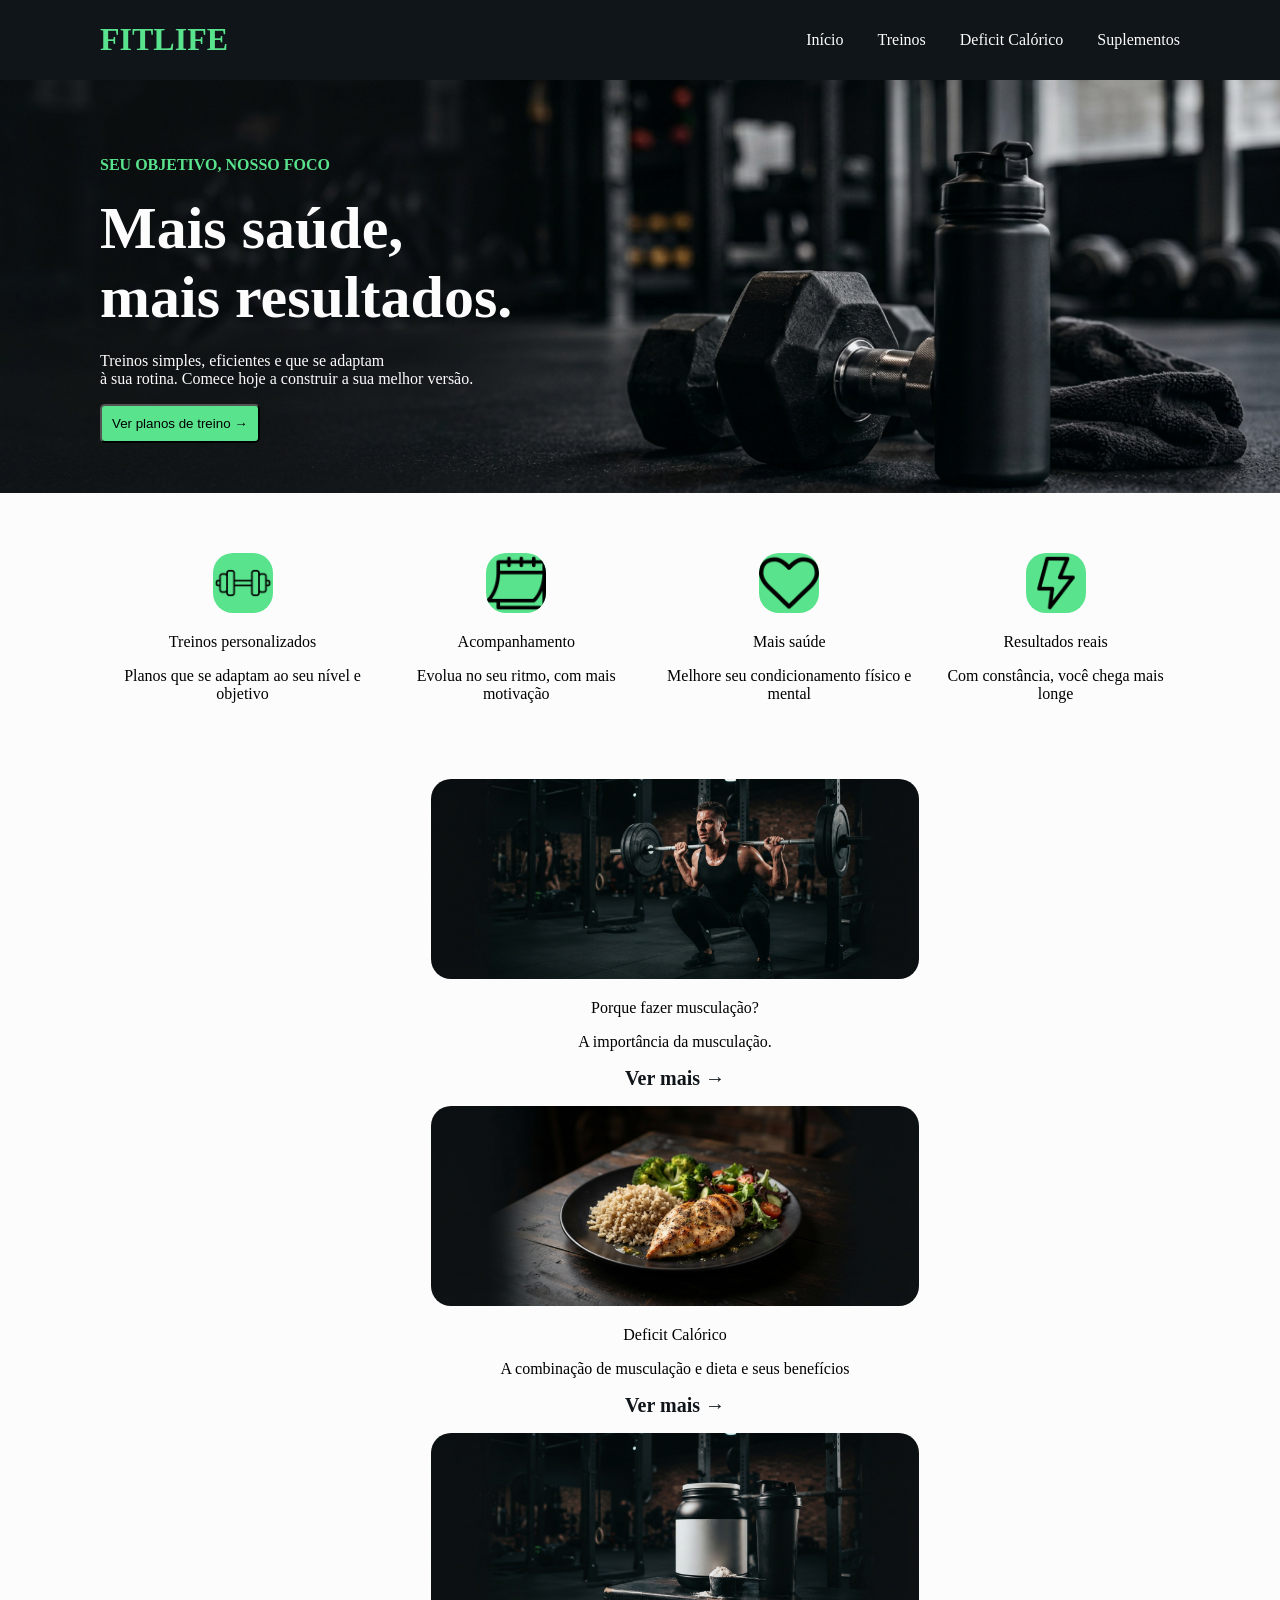
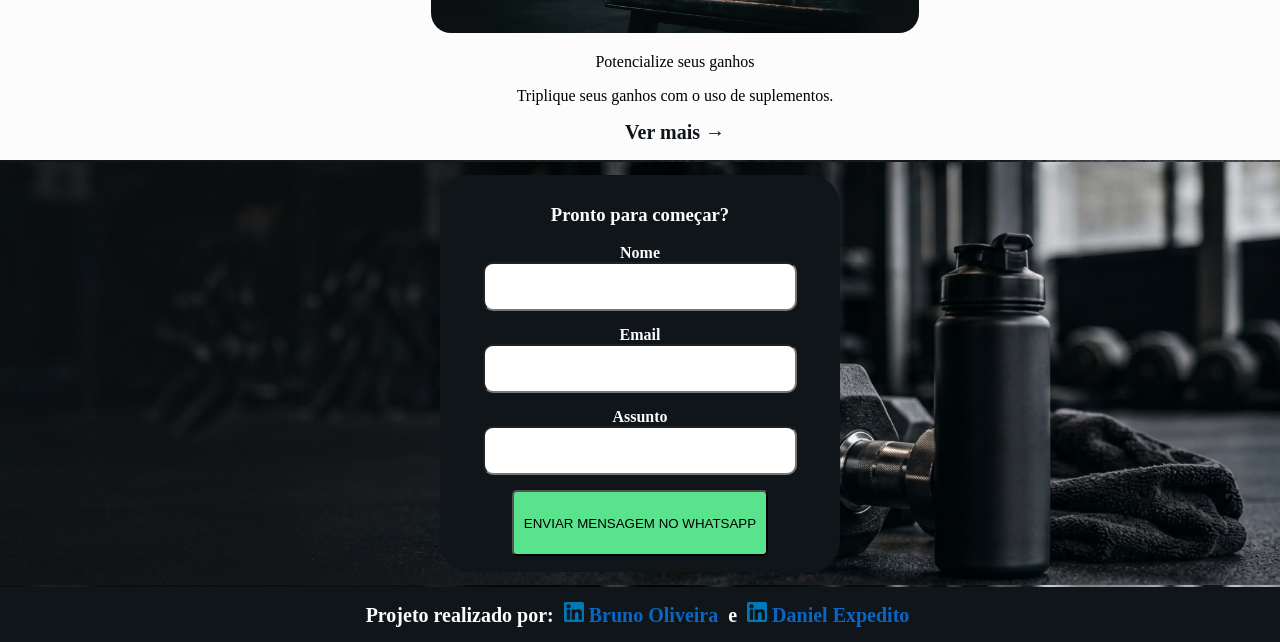
<file: Projeto/index.html>
<!DOCTYPE html>
<html lang="pt-br">
<head>
    <meta charset="UTF-8">
    <meta name="viewport" content="width=device-width, initial-scale=1.0">
    <title>New Filer Academy</title>
    <link rel="stylesheet" href="style.css">
</head>
<body>     
    <header>
        <h1>FITLIFE</h1>
        <nav>
            <a href="index.html">Início</a>
            <a href="#">Treinos</a>
            <a href="#">Deficit Calórico</a>
            <a href="#">Suplementos</a>
        </nav> <!--Cabeçalho-->
    </header>
    <main>
    <!--Imagem do halter e garrafa-->
        <div id="textoimagem"> <!--Texto-->
            <p class="verde">SEU OBJETIVO, NOSSO FOCO</p>
            <h2 class="branco">Mais saúde,<br>
                mais resultados.</h2>  
                <p class="branco">Treinos simples, eficientes e que se adaptam <br>
                à sua rotina. Comece hoje a construir a sua melhor versão.</p>
                <button class="botao">
                    Ver planos de treino →
                </button>
        </div>
        <div id="icones">
            <div>
                <img src="imagens/pagina01/halteres.png" alt="halter" height="60px" class="imagens">
                <p>Treinos personalizados</p>
                <p>Planos que se adaptam ao seu nível e objetivo</p>
            </div>
            <div>
                <img src="imagens/pagina01/calendario.png" alt="calendario" height="60px" class="imagens">
                <p>Acompanhamento</p>
                <p>Evolua no seu ritmo, com mais motivação</p>
            </div>
            <div>
                <img src="imagens/pagina01/coração.png" alt="coração" height="60px" class="imagens">
                <p>Mais saúde</p>
                <p>Melhore seu condicionamento físico e mental</p>
            </div>
            <div>
                <img src="imagens/pagina01/raio.png" alt="raio" height="60px" class="imagens">
                <p>Resultados reais</p>
                <p>Com constância, você chega mais longe</p>
            </div>
        </div>
        <div id="navegacao">
            <div>
                <img src="imagens/pagina01/musculação.jpg " alt="musculação" height="200px" class="imagens">
                <p>Porque fazer musculação?</p>
                <p>A importância da musculação.</p>
                <p><a href="#">Ver mais →</a></p>
            </div>
            <div>
                <img src="imagens/pagina01/deficitcalorico.jpg" alt="deficit calorico" height="200px" class="imagens">
                <p>Deficit Calórico</p>
                <p>A combinação de musculação e dieta e seus benefícios</p>
                <p><a href="#">Ver mais →</a></p>
            </div>
            <div>
                <img src="imagens/pagina01/suplementação.jpg" alt="suplementos" height="200px" class="imagens">
                <p>Potencialize seus ganhos</p>
                <p>Triplique seus ganhos com o uso de suplementos.</p>
                <p><a href="#">Ver mais →</a></p>
            </div>
        </div>
    </main>
    <footer>
        <div id="forms">
            <div class="forms">
                <h3>Pronto para começar?</h3>
                <form id="formulario" method="post">
                    <div>
                        <label for="nome" class="label">Nome</label>
                        <input type="text" id="fnome" name="nome"  class="input">
                    </div>
                    <div>
                        <label for="email" class="label">Email</label>
                        <input type="email" name="email" id="femail"  class="input">
                    </div>
                    <div>
                        <label for="texto" class="label">Assunto
                        </label>
                        <input type="text" id="ftexto" name="texto"  class="input">
                    </div>
                    <button type="submit" class="botao">
                        <p>ENVIAR MENSAGEM NO WHATSAPP</p>
                    </button>
                    <script src="script.js"></script>
                </form>
            </div>
        </div>
        <div class="creditos">
            <p> Projeto realizado por: 
                <a href="https://www.linkedin.com/in/bruno-oliveira-056923248/" target="_blank"><img src="imagens/pagina01/linkedin.png" alt="logo linkedin" height="20px"> Bruno Oliveira</a> e <a href="https://www.linkedin.com/in/daniel-expedito-7985722a0/" target="_blank"> <img src="imagens/pagina01/linkedin.png" alt="logo linkedin" height="20px"> Daniel Expedito</a>
            </p> 
        </div>
    </footer>
</body>
</html>
</file>
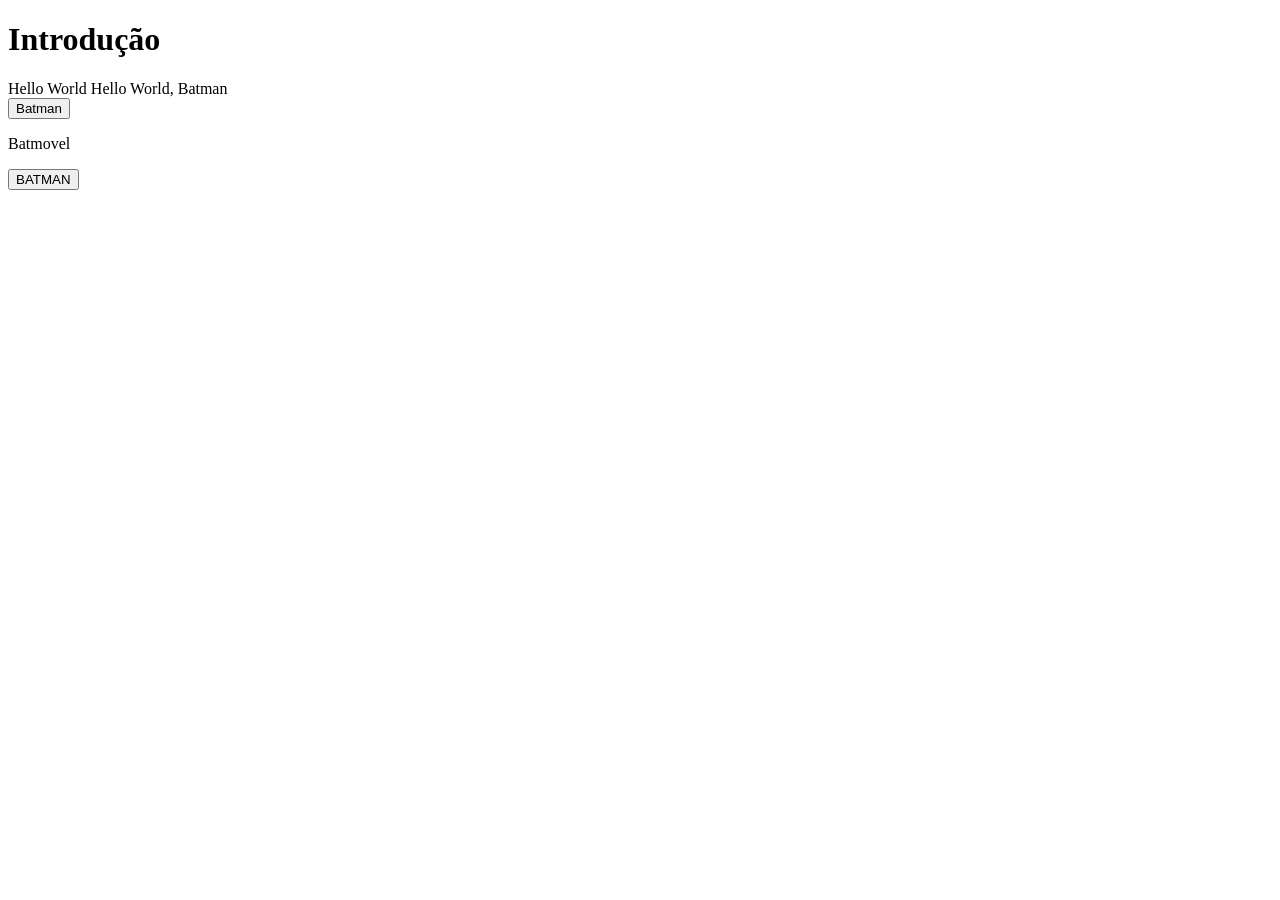
<file: Introdução de Programação para Web/JavaScript/index.html>
<!DOCTYPE html>
<html lang="pt-br">
<head>
    <meta charset="UTF-8">
    <meta name="viewport" content="width=device-width, initial-scale=1.0">
    <title>Aula 08 - JavaScript</title>
</head>
<body>
    <h1>Introdução</h1>
    <script src="script.js"></script>

    <script>document.write("Hello World " + nome)</script>

    <div><button type="button" onclick="contar()">Batman</button></div>
    
    <p id="idparagrafo">Batmovel</p>

    <div>
        <button type="button" onclick="mudartexto()">BATMAN</button>
    </div>
</body>
</html>
</file>
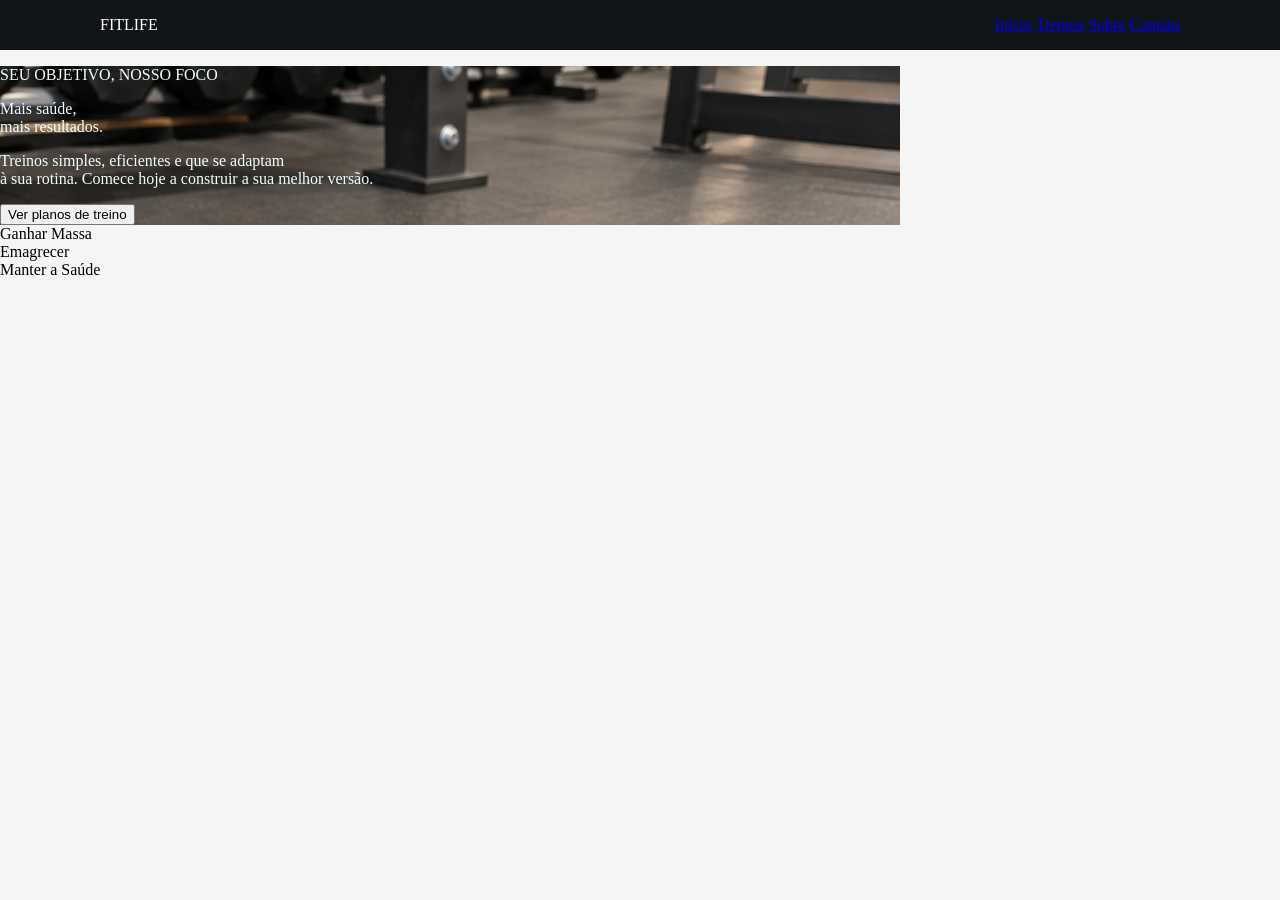
<file: Introdução de Programação para Web/Projeto/index.html>
<!DOCTYPE html>
<html lang="pt-br">
<head>
    <meta charset="UTF-8">
    <meta name="viewport" content="width=device-width, initial-scale=1.0">
    <title>New Filer Academy</title>
    <link rel="stylesheet" href="style.css">
</head>
<body>
    <header>
        <p>FITLIFE</p>
        <nav>
            <a href="#">Início</a>
            <a href="#">Treinos</a>
            <a href="#">Sobre</a>
            <a href="#">Contato</a>
        </nav> <!--Cabeçalho-->
    </header>
    <main>
        <section>
            <div class="halter">
    <!--Imagem do halter e garrafa-->
                <div> <!--Texto-->
                    <p>SEU OBJETIVO, NOSSO FOCO</p>
                    <p>Mais saúde,<br>
                    mais resultados.</p>
                    <p>Treinos simples, eficientes e que se adaptam <br>
                    à sua rotina. Comece hoje a construir a sua melhor versão.</p>
                    <button>Ver planos de treino </button>
                </div>
            </div>
        </section>
        <section>
            <div> <!--Icones-->
                <div><!--Treino personalizados--></div>
                <div><!--Acompanhamento--></div>
                <div><!--Mais saúde--></div>
                <div><!--Resultados reais--></div>
            </div>
        </section>
            <section>
                <div> <!--plano de treino-->
                    <div>Ganhar Massa</div>
                    <div>Emagrecer</div>
                    <div>Manter a Saúde</div>
                </div>
            </section>
       
    </main>
    <section> <!-- Pronto para começar?-->

    </section>
    <footer>

    </footer>
</body>
</html>
</file>
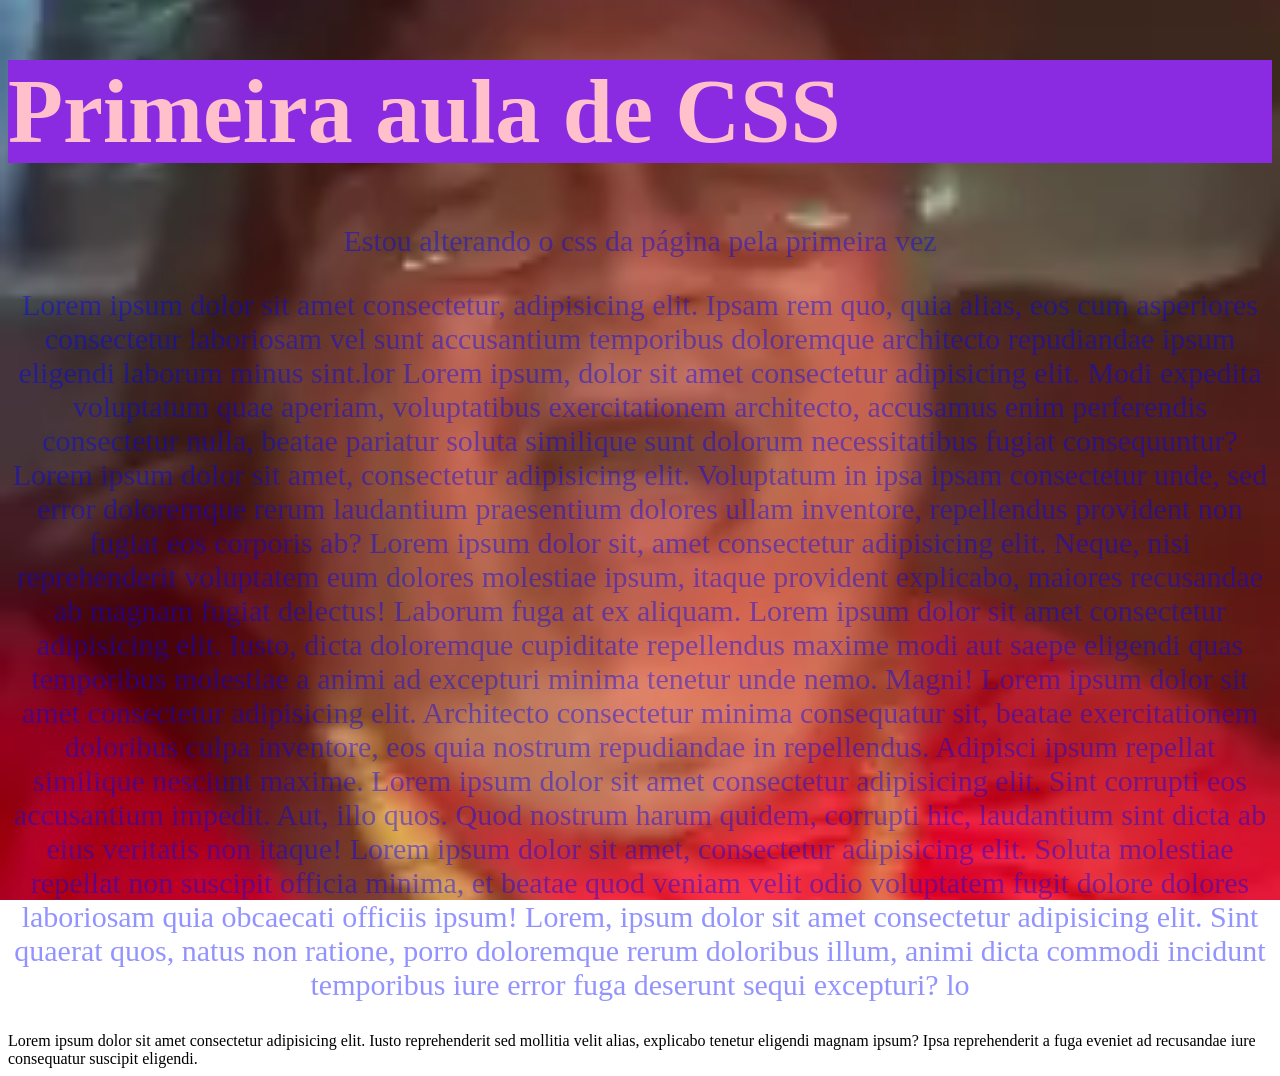
<file: Introdução de Programação para Web/CSS/ex001/index.html>
<!DOCTYPE html>
<html lang="pt-br">
<head>
    <meta charset="UTF-8">
    <meta name="viewport" content="width=device-width, initial-scale=1.0">
    <title>Aula - CSS 1</title>
    <link rel="stylesheet" href="style.css">
</head>
<body>
    <div>
        <h1>Primeira aula de CSS</h1>
        <p>Estou alterando o css da página pela primeira vez</p>
        <p>Lorem ipsum dolor sit amet consectetur, adipisicing elit. Ipsam rem quo, quia alias, eos cum asperiores consectetur laboriosam vel sunt accusantium temporibus doloremque architecto repudiandae ipsum eligendi laborum minus sint.lor Lorem ipsum, dolor sit amet consectetur adipisicing elit. Modi expedita voluptatum quae aperiam, voluptatibus exercitationem architecto, accusamus enim perferendis consectetur nulla, beatae pariatur soluta similique sunt dolorum necessitatibus fugiat consequuntur? Lorem ipsum dolor sit amet, consectetur adipisicing elit. Voluptatum in ipsa ipsam consectetur unde, sed error doloremque rerum laudantium praesentium dolores ullam inventore, repellendus provident non fugiat eos corporis ab? Lorem ipsum dolor sit, amet consectetur adipisicing elit. Neque, nisi reprehenderit voluptatem eum dolores molestiae ipsum, itaque provident explicabo, maiores recusandae ab magnam fugiat delectus! Laborum fuga at ex aliquam. Lorem ipsum dolor sit amet consectetur adipisicing elit. Iusto, dicta doloremque cupiditate repellendus maxime modi aut saepe eligendi quas temporibus molestiae a animi ad excepturi minima tenetur unde nemo. Magni! Lorem ipsum dolor sit amet consectetur adipisicing elit. Architecto consectetur minima consequatur sit, beatae exercitationem doloribus culpa inventore, eos quia nostrum repudiandae in repellendus. Adipisci ipsum repellat similique nesciunt maxime. Lorem ipsum dolor sit amet consectetur adipisicing elit. Sint corrupti eos accusantium impedit. Aut, illo quos. Quod nostrum harum quidem, corrupti hic, laudantium sint dicta ab eius veritatis non itaque! Lorem ipsum dolor sit amet, consectetur adipisicing elit. Soluta molestiae repellat non suscipit officia minima, et beatae quod veniam velit odio voluptatem fugit dolore dolores laboriosam quia obcaecati officiis ipsum! Lorem, ipsum dolor sit amet consectetur adipisicing elit. Sint quaerat quos, natus non ratione, porro doloremque rerum doloribus illum, animi dicta commodi incidunt temporibus iure error fuga deserunt sequi excepturi? lo</p> 
        Lorem ipsum dolor sit amet consectetur adipisicing elit. Iusto reprehenderit sed mollitia velit alias, explicabo tenetur eligendi magnam ipsum? Ipsa reprehenderit a fuga eveniet ad recusandae iure consequatur suscipit eligendi.
    </div>
</body>
</html>
</file>
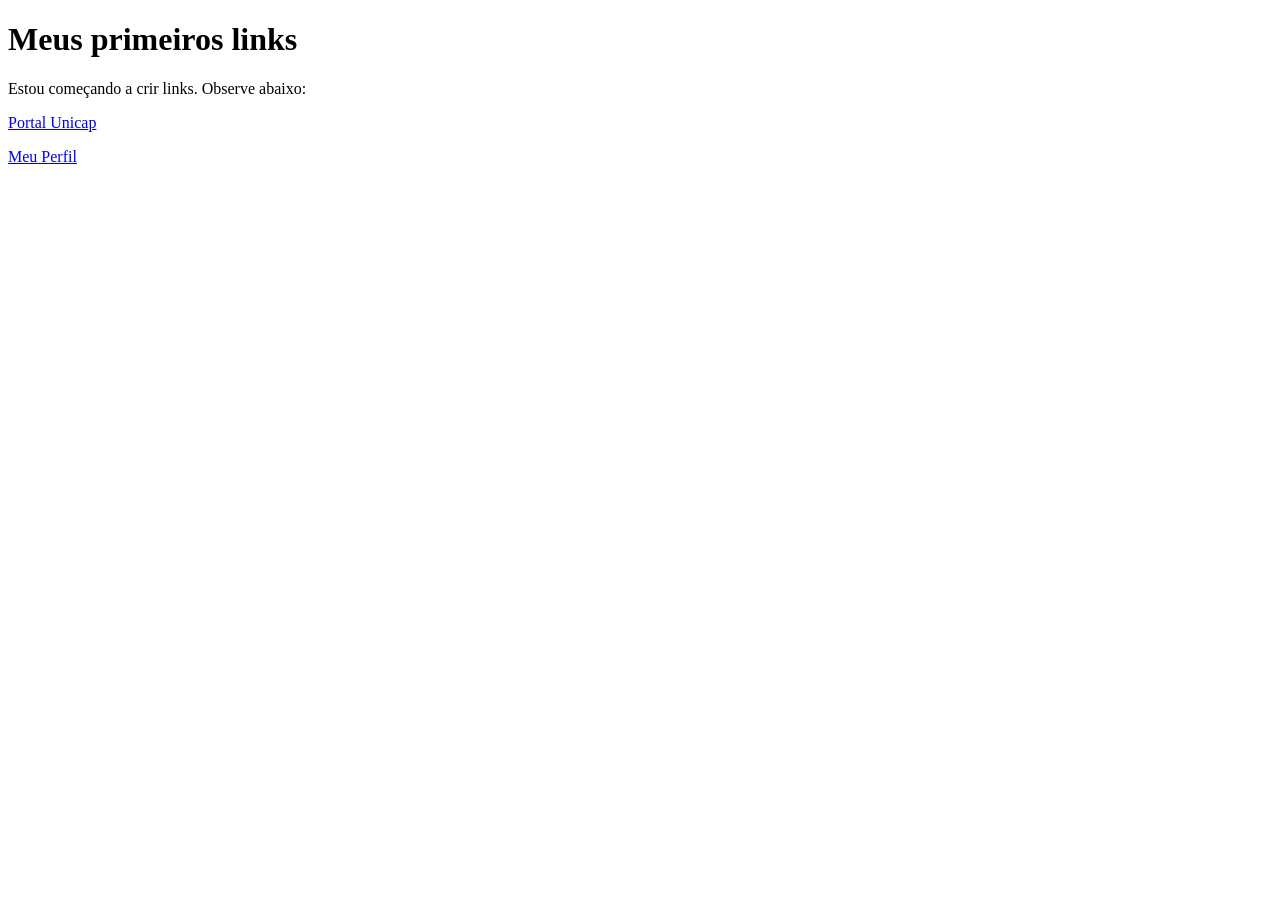
<file: Introdução de Programação para Web/HTML/aula002/index.html>
<!DOCTYPE html>
<html lang="pt-br">
<head>
    <meta charset="UTF-8">
    <meta name="viewport" content="width=device-width, initial-scale=1.0">
    <title>Aula 2</title>
</head>
<body>
    <h1>Meus primeiros links</h1>
    <p>Estou começando a crir links. Observe abaixo:</p>
    <a href="https://portal.unicap.br/">Portal Unicap</a>
    <p><a href="perfil.html">Meu Perfil</a></p>
    
</body>
</html>
</file>
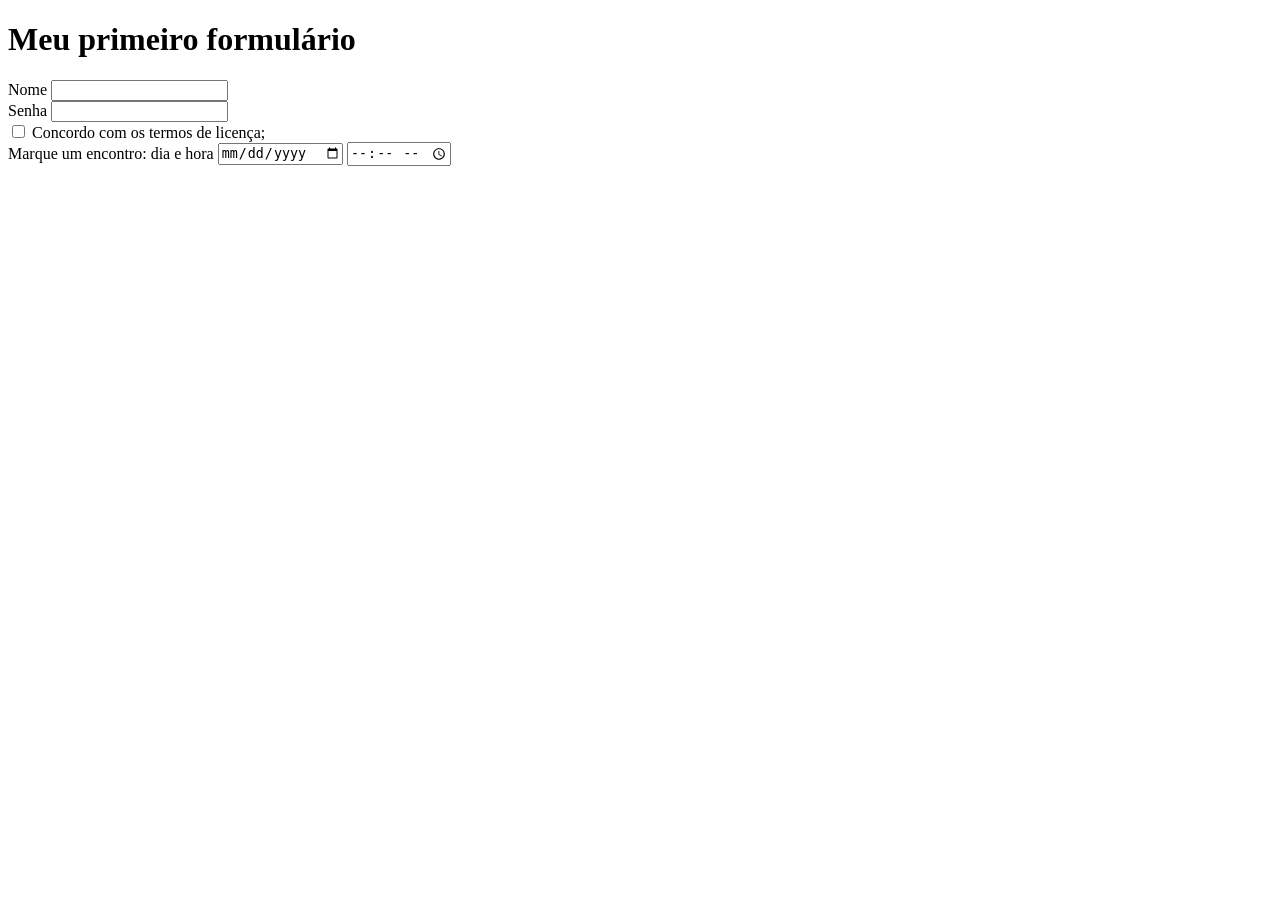
<file: Introdução de Programação para Web/HTML/aula003/index.html>
<!DOCTYPE html>
<html lang="pt-br">
<head>
    <meta charset="UTF-8">
    <meta name="viewport" content="width=device-width, initial-scale=1.0">
    <title>Aula formulario</title>
</head>
<body>
    <h1>Meu primeiro formulário</h1>
    <form action="\pagina-para-o-formulario" method="post">
        <div>
            <label for="nome">Nome</label>
            <input type="text" id="fnome" name="nome">
        </div>
        <div>
            <label for="senha">Senha</label>
            <input type="password" id="fsenha" name="senha">
        </div>
        <div>
            <input type="checkbox">
            <label for="check">Concordo com os termos de licença;</label>
        </div>
        <div>
            <label for="data">Marque um encontro: dia e hora</label>
            <input type="date">
            <input type="time">
        </div>
        <div>
            <label for="cantada"></label>
        </div>




    </form>
</body>
</html>
</file>
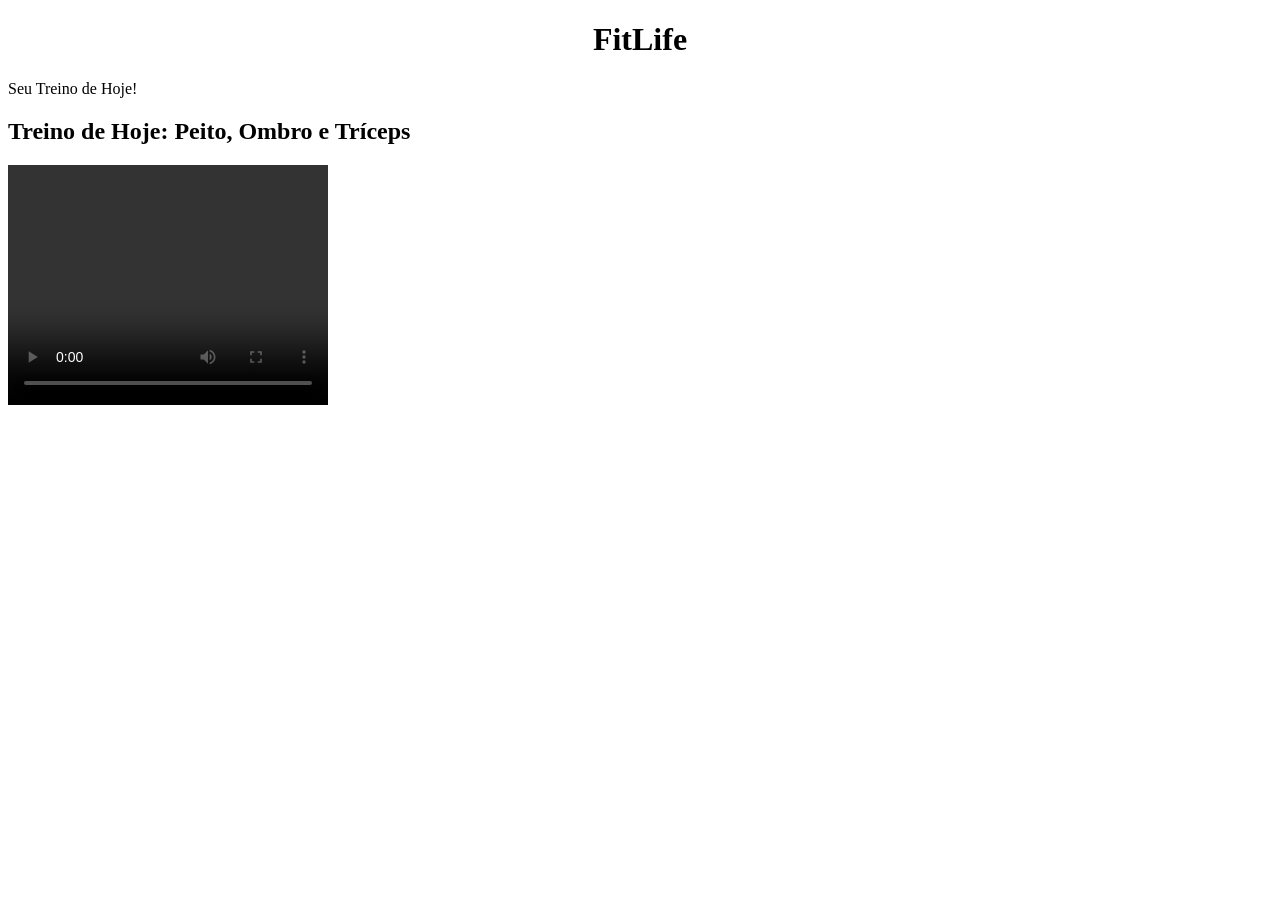
<file: Projeto/index2.html>
<!DOCTYPE html>
<html lang="pt">
<head>
    <meta charset="UTF-8">
    <meta name="viewport" content="width=device-width, initial-scale=1.0">
    <title>Página 2</title>
</head>
<body>
    <center><h1>FitLife</h1></center>
    <p>Seu Treino de Hoje!</p>
    <h2>Treino de Hoje:
        Peito, Ombro e Tríceps
    </h2>

    <video width="320" height="240" controls>
        <center><source src="https://www.youtube.com/watch?v=BEazZDwwns0&list=PLrLOS7pybFNnpU2mzb7C_j_0vXq7glytg&index=178" type="SupinoReto/mp4"></center>
        
</body>
</html>
</file>
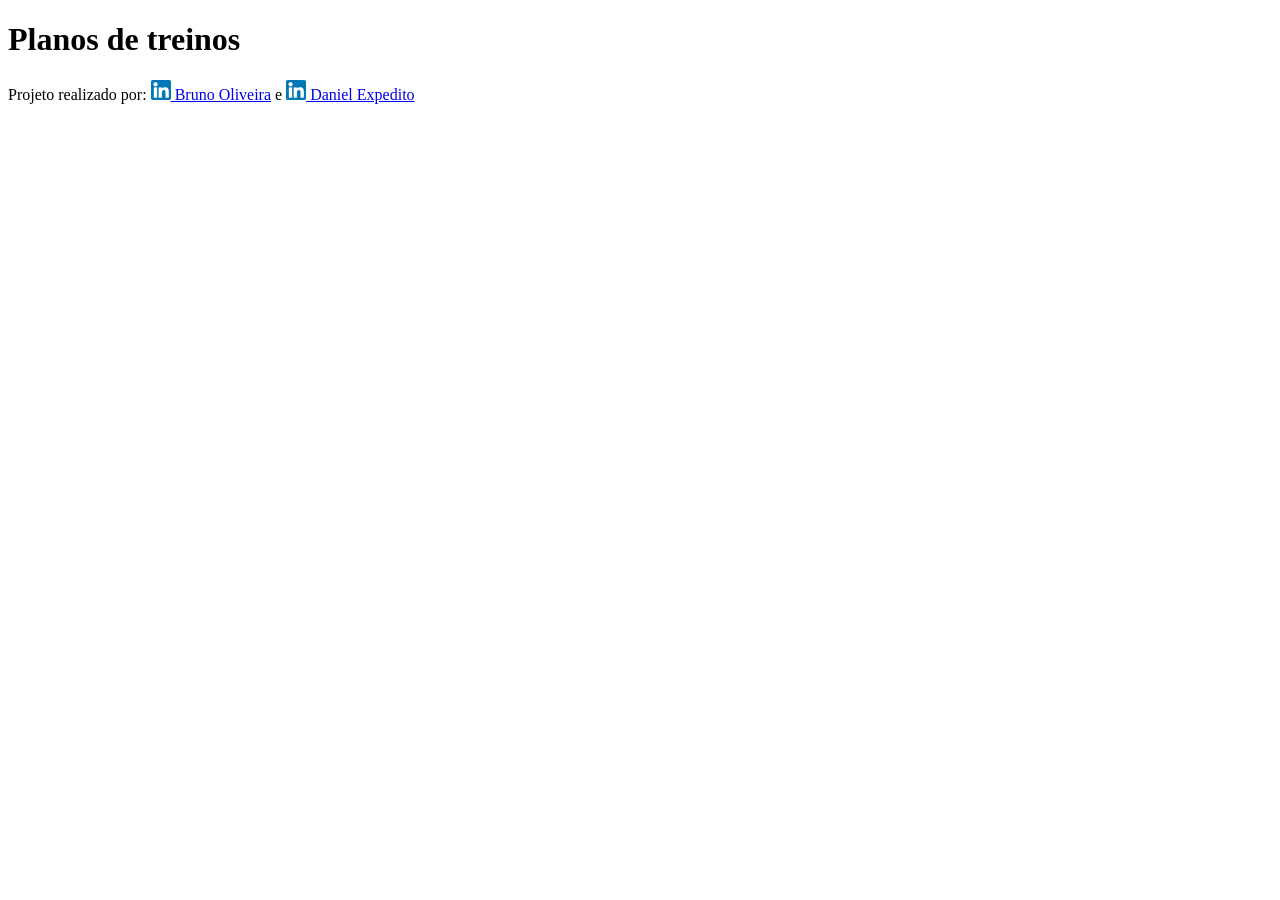
<file: Projeto/pagina01.html>
<!DOCTYPE html>
<html lang="pt">
<head>
    <meta charset="UTF-8">
    <meta name="viewport" content="width=device-width, initial-scale=1.0">
    <title>Página 2</title>
</head>
<body> <!--Aqui é o Plano de treino-->
    <header>
        <div>
            <h1>Planos de treinos</h1>
        </div>
    </header>
    <main>
        <section> <!--INICIANTE-->
            <div>
                
            </div>
        </section>
        <section><!--INTERMEDIÁRIO-->
            <div>
                
            </div>
        </section>
        <section><!--BODYBUOLDER AVANÇADO-->
            <div>
                
            </div>
        </section>
    </main>
    <footer>
        <div><!--LINK DOS VÍDEOS NO LYFTA-->

        </div>
        <div>
              <p> Projeto realizado por: 
                <a href="https://www.linkedin.com/in/bruno-oliveira-056923248/" target="_blank"><img src="imagens/paginaPrincipal/linkedin.png" alt="logo linkedin" height="20px"> Bruno Oliveira</a> e <a href="https://www.linkedin.com/in/daniel-expedito-7985722a0/" target="_blank"> <img src="imagens/paginaPrincipal/linkedin.png" alt="logo linkedin" height="20px"> Daniel Expedito</a>
            </p> 
        </div>
    </footer>
</body>
</html>
</file>
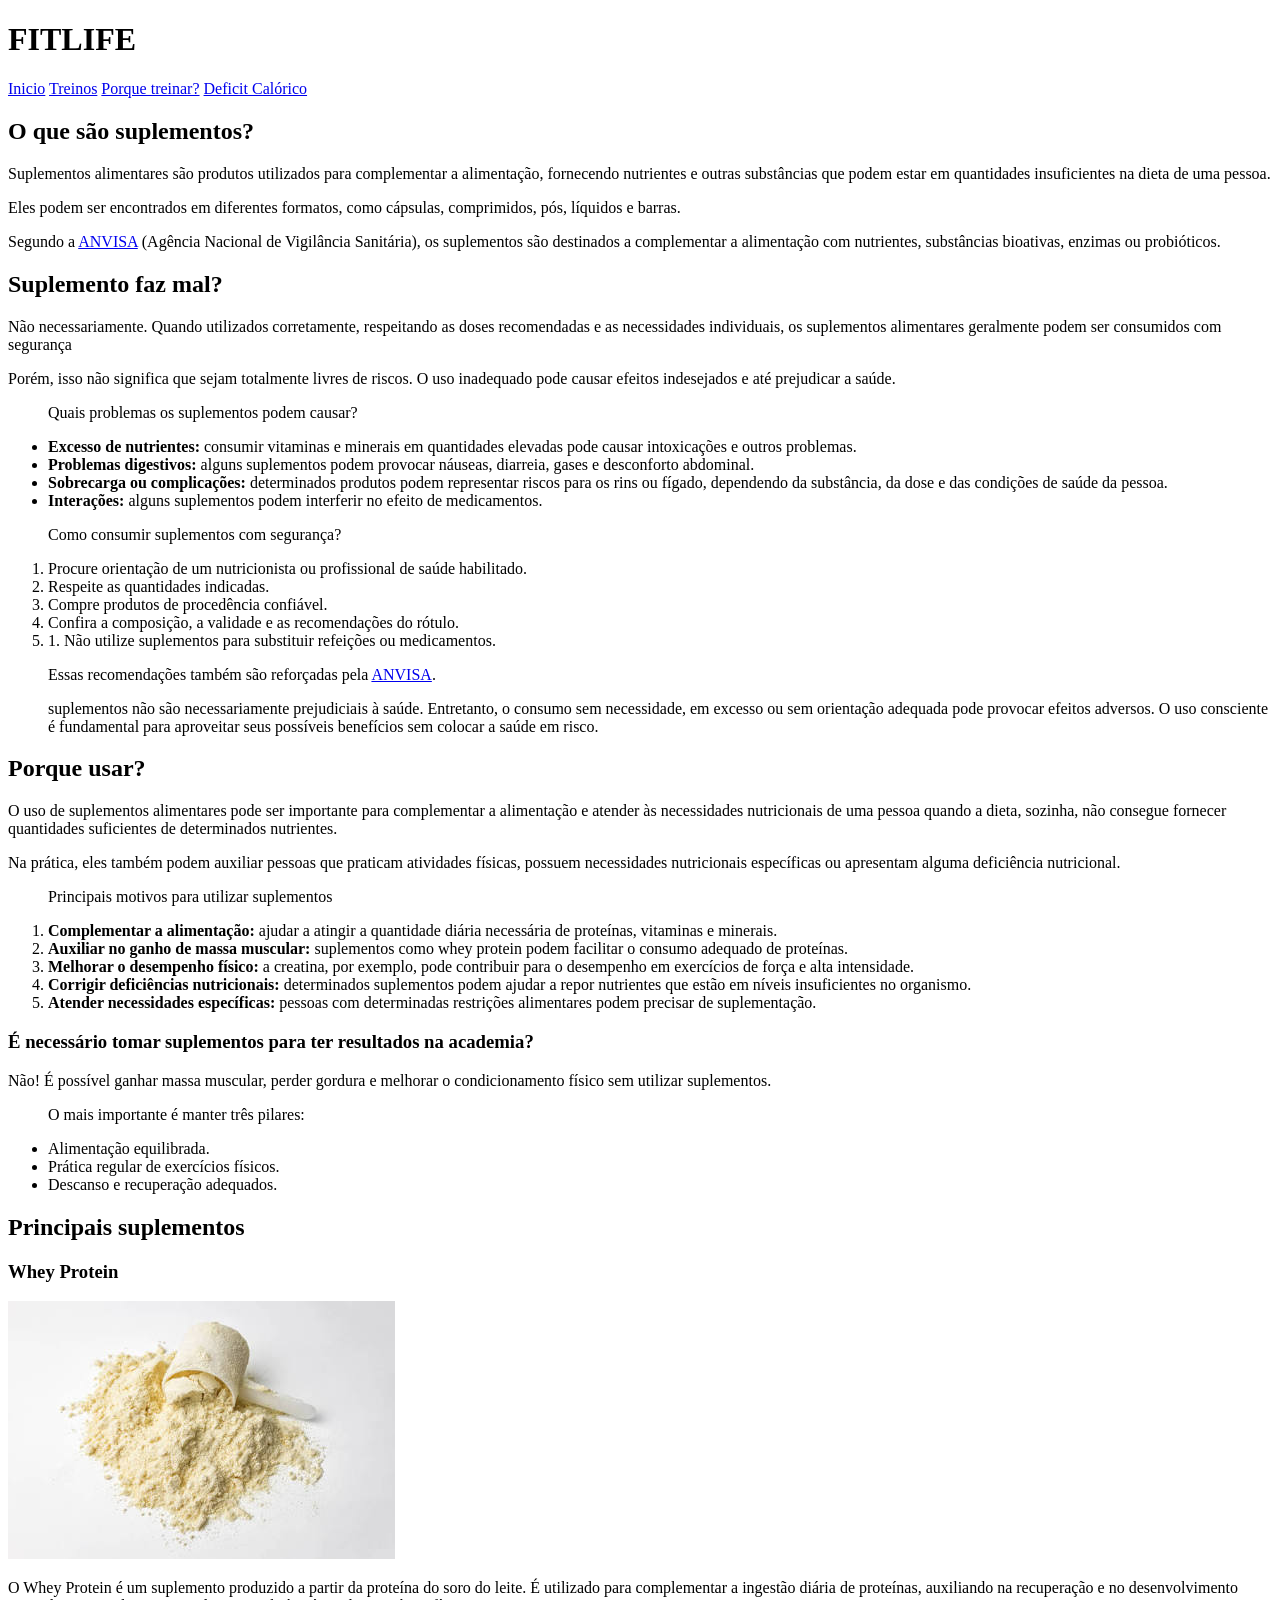
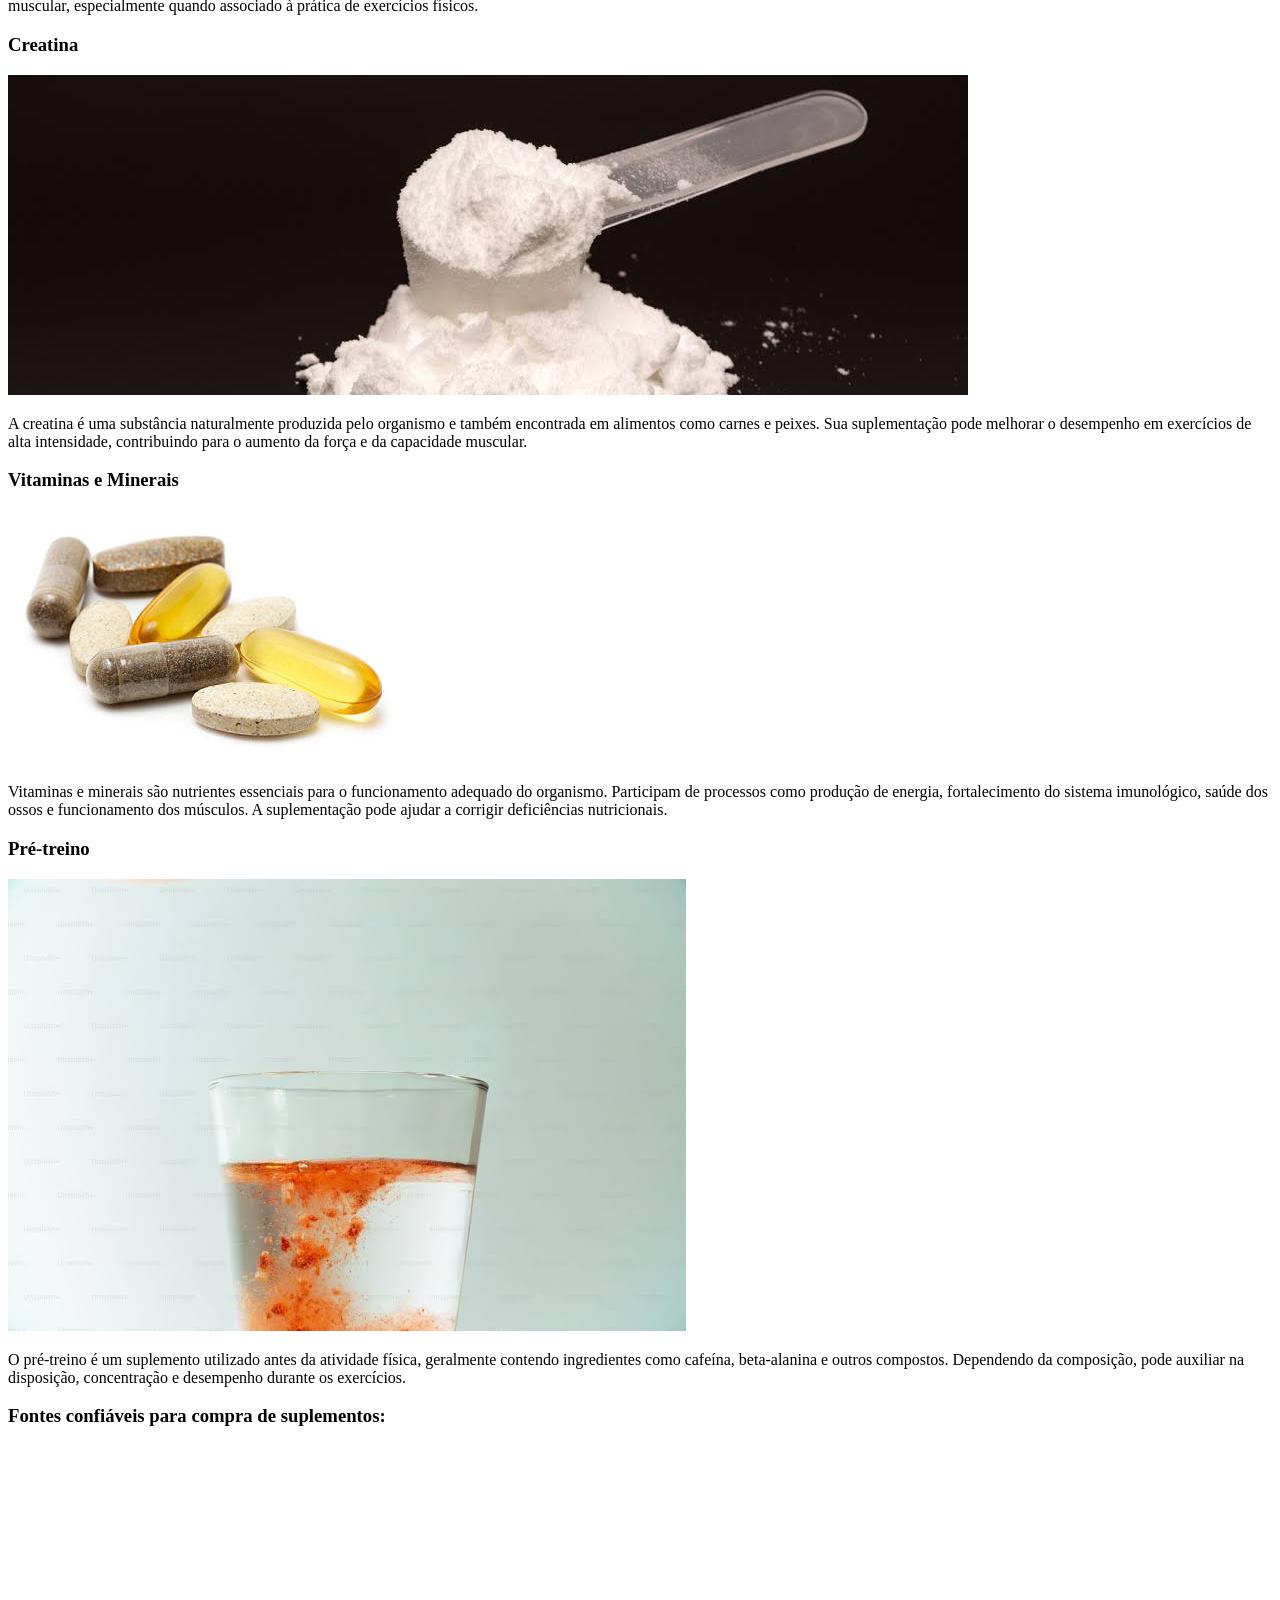
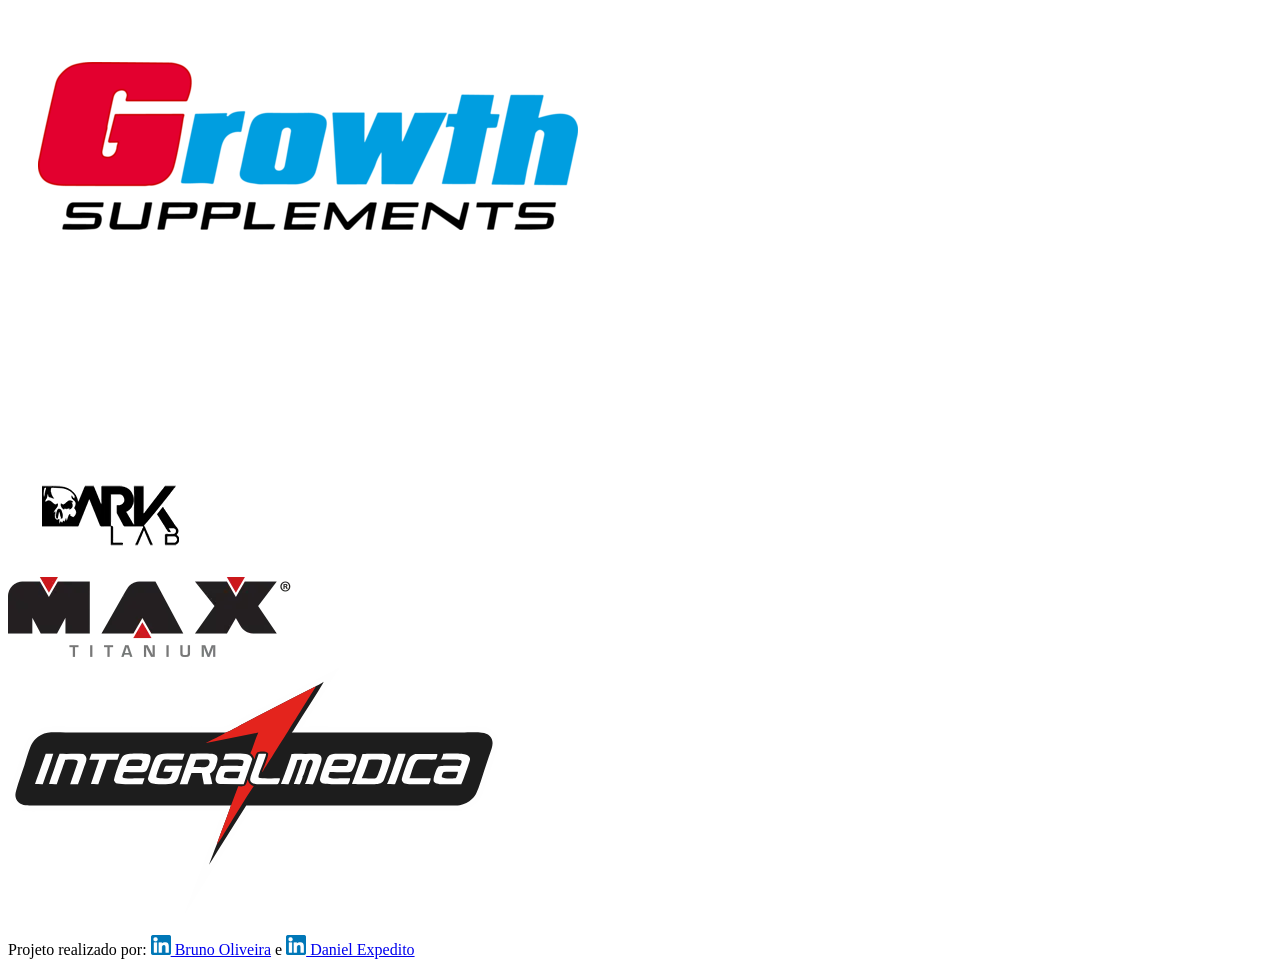
<file: Projeto/pagina04.html>
<!DOCTYPE html>
<html lang="pt-br">
<head>
    <meta charset="UTF-8">
    <meta name="viewport" content="width=device-width, initial-scale=1.0">
    <title>Suplementos</title>
</head>
<body>
    <header>
        <h1>FITLIFE</h1>
        <nav>
            <a href="paginaPrincipal.html">Inicio</a>
            <a href="pagina01.html">Treinos</a>
            <a href="pagina02.html">Porque treinar?</a>
            <a href="pagina03.html">Deficit Calórico</a>
        </nav> <!--Cabeçalho-->
    </header>
    <main>
        <section> 
            <div>
                <h2>O que são suplementos?</h2>
                <p>Suplementos alimentares são produtos utilizados para complementar a alimentação, fornecendo nutrientes e outras substâncias que podem estar em quantidades insuficientes na dieta de uma pessoa.</p>
                <p>Eles podem ser encontrados em diferentes formatos, como cápsulas, comprimidos, pós, líquidos e barras.</p>
                <p>Segundo a <a href="https://www.gov.br/anvisa/pt-br/assuntos/alimentos/suplementos-alimentares/perguntas-frequentes/?utm_source=chatgpt.com&activeAccordion=d05c380b-c571-476f-91ea-a7da1a336ab2" target="_blank">ANVISA</a> (Agência Nacional de Vigilância Sanitária), os suplementos são destinados a complementar a alimentação com nutrientes, substâncias bioativas, enzimas ou probióticos.</p>
            </div>
            <div>
                <h2>Suplemento faz mal?</h2>
                <p>Não necessariamente. Quando utilizados corretamente, respeitando as doses recomendadas e as necessidades individuais, os suplementos alimentares geralmente podem ser consumidos com segurança</p>
                <p>Porém, isso não significa que sejam totalmente livres de riscos. O uso inadequado pode causar efeitos indesejados e até prejudicar a saúde.</p>
                <ul>
                    <p>Quais problemas os suplementos podem causar?</p>
                    <li><strong>Excesso de nutrientes:</strong> consumir vitaminas e minerais em quantidades elevadas pode causar intoxicações e outros problemas.</li>
                    <li><strong>Problemas digestivos:</strong> alguns suplementos podem provocar náuseas, diarreia, gases e desconforto abdominal.</li>
                    <li><strong>Sobrecarga ou complicações:</strong> determinados produtos podem representar riscos para os rins ou fígado, dependendo da substância, da dose e das condições de saúde da pessoa.</li>
                    <li><strong>Interações:</strong> alguns suplementos podem interferir no efeito de medicamentos.</li>
                </ul>
                <ol>
                    <p>Como consumir suplementos com segurança?</p>
                    <li>Procure orientação de um nutricionista ou profissional de saúde habilitado.</li>
                    <li>Respeite as quantidades indicadas.</li>
                    <li>Compre produtos de procedência confiável.</li>
                    <li>Confira a composição, a validade e as recomendações do rótulo.</li>
                    <li>1. Não utilize suplementos para substituir refeições ou medicamentos.</li>
                    <p>Essas recomendações também são reforçadas pela <a href="https://www.gov.br/anvisa/pt-br/assuntos/alimentos/suplementos-alimentares/suplemento-alimentar-o-que-voce-precisa-saber-para-usar-com-seguranca-1?utm_source=chatgpt.com" target="_blank">ANVISA</a>.</p>
                    <p>suplementos não são necessariamente prejudiciais à saúde. Entretanto, o consumo sem necessidade, em excesso ou sem orientação adequada pode provocar efeitos adversos. O uso consciente é fundamental para aproveitar seus possíveis benefícios sem colocar a saúde em risco.</p>
                </ol>
            </div>
            <div>
                <h2>Porque usar?</h2>
                <p>O uso de suplementos alimentares pode ser importante para complementar a alimentação e atender às necessidades nutricionais de uma pessoa quando a dieta, sozinha, não consegue fornecer quantidades suficientes de determinados nutrientes.</p>
                <p>Na prática, eles também podem auxiliar pessoas que praticam atividades físicas, possuem necessidades nutricionais específicas ou apresentam alguma deficiência nutricional.</p>
                <ol>
                    <p>Principais motivos para utilizar suplementos</p>
                    <li><strong>Complementar a alimentação:</strong> ajudar a atingir a quantidade diária necessária de proteínas, vitaminas e minerais.</li>
                    <li><strong>Auxiliar no ganho de massa muscular:</strong> suplementos como whey protein podem facilitar o consumo adequado de proteínas.</li>
                    <li><strong>Melhorar o desempenho físico:</strong> a creatina, por exemplo, pode contribuir para o desempenho em exercícios de força e alta intensidade.</li>
                    <li><strong>Corrigir deficiências nutricionais:</strong> determinados suplementos podem ajudar a repor nutrientes que estão em níveis insuficientes no organismo.</li>
                    <li><strong>Atender necessidades específicas:</strong> pessoas com determinadas restrições alimentares podem precisar de suplementação.</li>
                </ol>
                <h3>É necessário tomar suplementos para ter resultados na academia?</h3>
                <p>Não! É possível ganhar massa muscular, perder gordura e melhorar o condicionamento físico sem utilizar suplementos.</p>
                <ul>
                    <p>O mais importante é manter três pilares:</p>
                    <li>Alimentação equilibrada.</li>
                    <li>Prática regular de exercícios físicos.</li>
                    <li>Descanso e recuperação adequados.</li>
                </ul>
            </div>
            <div>
                <h2>Principais suplementos</h2>
                <div>
                    <h3>Whey Protein</h3>
                    <img src="imagens/pagina04/wheyprotein.jpg" alt="Whey Protein">
                    <p>O Whey Protein é um suplemento produzido a partir da proteína do soro do leite. É utilizado para complementar a ingestão diária de proteínas, auxiliando na recuperação e no desenvolvimento muscular, especialmente quando associado à prática de exercícios físicos.</p>
                </div>
                <div>
                    <h3>Creatina</h3>
                    <img src="imagens/pagina04/creatina.jpg" alt="creatina">
                    <p>A creatina é uma substância naturalmente produzida pelo organismo e também encontrada em alimentos como carnes e peixes. Sua suplementação pode melhorar o desempenho em exercícios de alta intensidade, contribuindo para o aumento da força e da capacidade muscular.</p>
                </div>
                <div>
                    <h3>Vitaminas e Minerais</h3>
                    <img src="imagens/pagina04/vitaminas.jpg" alt="Vitaminas e Minerais">
                    <p>Vitaminas e minerais são nutrientes essenciais para o funcionamento adequado do organismo. Participam de processos como produção de energia, fortalecimento do sistema imunológico, saúde dos ossos e funcionamento dos músculos. A suplementação pode ajudar a corrigir deficiências nutricionais.</p>
                </div>
                <div>
                    <h3>Pré-treino</h3>
                    <img src="imagens/pagina04/pretreino.jpg" alt="Pré-treino">
                    <p>O pré-treino é um suplemento utilizado antes da atividade física, geralmente contendo ingredientes como cafeína, beta-alanina e outros compostos. Dependendo da composição, pode auxiliar na disposição, concentração e desempenho durante os exercícios.</p>
                </div>
            </div>
            <div>
                <h3>Fontes confiáveis para compra de suplementos:</h3>
                <div><a href="https://www.gsuplementos.com.br/" target="_blank"><img src="imagens/pagina04/growth-logo.png" alt="growth-logo"></a></div>
                <div><a href="https://darklabsuplementos.com.br/" target="_blank"><img src="imagens/pagina04/darklab logo.avif" alt="darklab-logo"></a></div>
                <div><a href="https://www.maxtitanium.com.br/" target="_blank"><img src="imagens/pagina04/maxtitanium-logo.webp" alt="maxtitanium-logo"></a></div>
                <div><a href="https://www.integralmedica.com.br/" target="_blank"><img src="imagens/pagina04/integralmedica-logo.svg" alt="integralmedica-logo"></a></div>
            </div>
        </section>
    </main>
    <footer>
        <div>
            <p> Projeto realizado por: 
                <a href="https://www.linkedin.com/in/bruno-oliveira-056923248/" target="_blank"><img src="imagens/paginaPrincipal/linkedin.png" alt="logo linkedin" height="20px"> Bruno Oliveira</a> e <a href="https://www.linkedin.com/in/daniel-expedito-7985722a0/" target="_blank"> <img src="imagens/paginaPrincipal/linkedin.png" alt="logo linkedin" height="20px"> Daniel Expedito</a>
            </p> 
        </div>
    </footer>
</body>
</html>
</file>
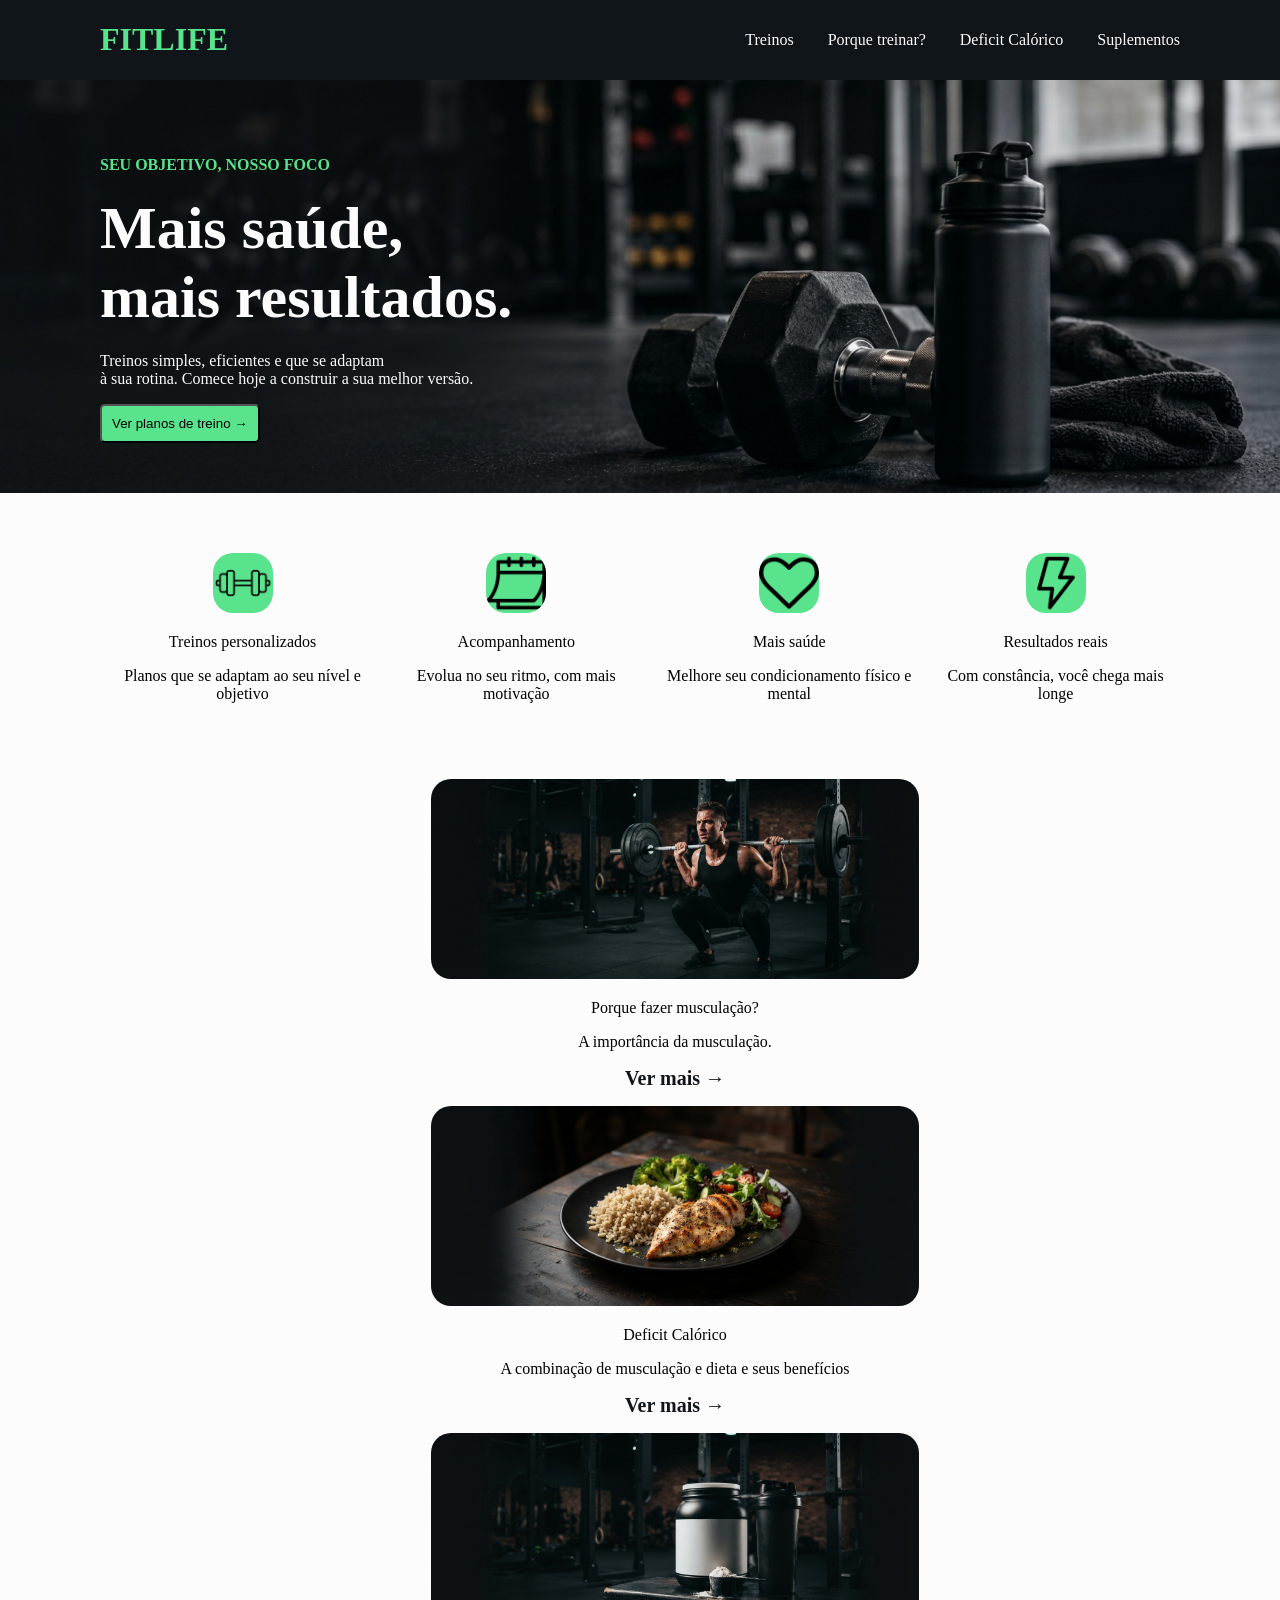
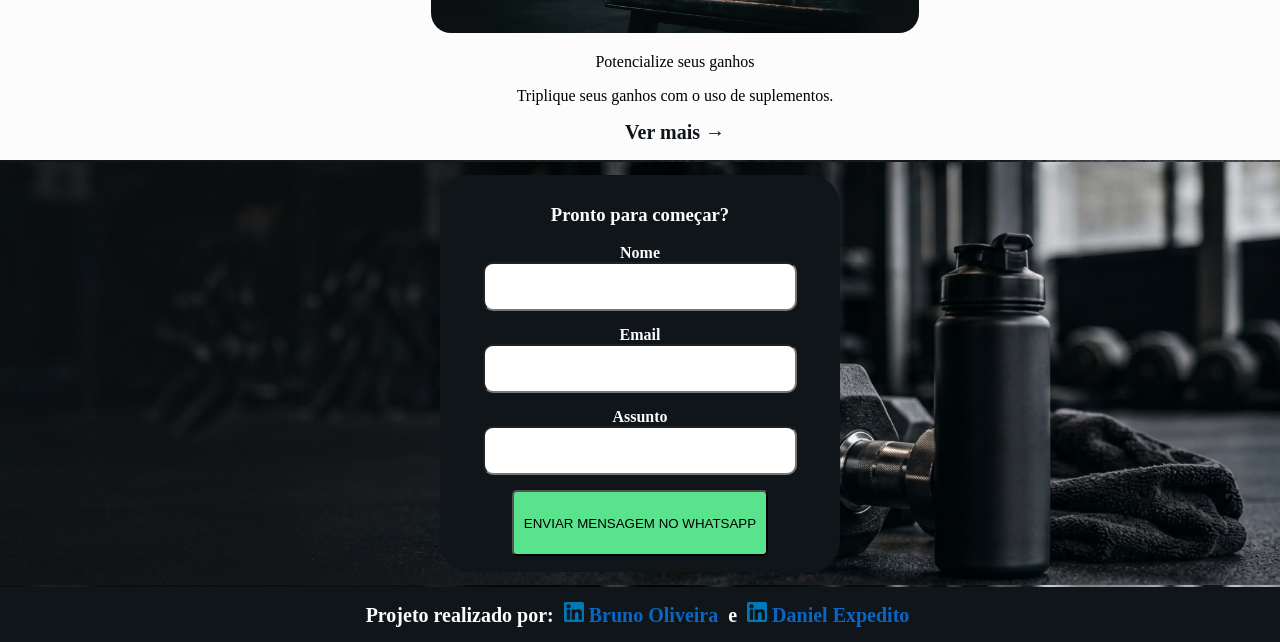
<file: Projeto/paginaPrincipal.html>
<!DOCTYPE html>
<html lang="pt-br">
<head>
    <meta charset="UTF-8">
    <meta name="viewport" content="width=device-width, initial-scale=1.0">
    <title>FITLIFE</title>
    <link rel="stylesheet" href="style.css">
</head>
<body>     
    <header>
        <h1>FITLIFE</h1>
        <nav>
            <a href="pagina01.html">Treinos</a>
            <a href="pagina02.html">Porque treinar?</a>
            <a href="pagina03.html">Deficit Calórico</a>
            <a href="pagina04.html">Suplementos</a>
        </nav> <!--Cabeçalho-->
    </header>
    <main>
    <!--Imagem do halter e garrafa-->
        <div id="textoimagem"> <!--Texto-->
            <p class="verde">SEU OBJETIVO, NOSSO FOCO</p>
            <h2 class="branco">Mais saúde,<br>
                mais resultados.</h2>  
                <p class="branco">Treinos simples, eficientes e que se adaptam <br>
                à sua rotina. Comece hoje a construir a sua melhor versão.</p>
                <a href="pagina01.html" target="_blank">
                    <button class="botao">
                        Ver planos de treino →
                    </button>
                </a>
        </div>
        <div id="icones">
            <div>
                <img src="imagens/paginaPrincipal/halteres.png" alt="halter" height="60px" class="imagens">
                <p>Treinos personalizados</p>
                <p>Planos que se adaptam ao seu nível e objetivo</p>
            </div>
            <div>
                <img src="imagens/paginaPrincipal/calendario.png" alt="calendario" height="60px" class="imagens">
                <p>Acompanhamento</p>
                <p>Evolua no seu ritmo, com mais motivação</p>
            </div>
            <div>
                <img src="imagens/paginaPrincipal/coração.png" alt="coração" height="60px" class="imagens">
                <p>Mais saúde</p>
                <p>Melhore seu condicionamento físico e mental</p>
            </div>
            <div>
                <img src="imagens/paginaPrincipal/raio.png" alt="raio" height="60px" class="imagens">
                <p>Resultados reais</p>
                <p>Com constância, você chega mais longe</p>
            </div>
        </div>
        <div id="navegacao">
            <div>
                <img src="imagens/paginaPrincipal/musculação.jpg " alt="musculação" height="200px" class="imagens">
                <p>Porque fazer musculação?</p>
                <p>A importância da musculação.</p>
                <p><a href="pagina02.html">Ver mais →</a></p>
            </div>
            <div>
                <img src="imagens/paginaPrincipal/deficitcalorico.jpg" alt="deficit calorico" height="200px" class="imagens">
                <p>Deficit Calórico</p>
                <p>A combinação de musculação e dieta e seus benefícios</p>
                <p><a href="pagina03.html">Ver mais →</a></p>
            </div>
            <div>
                <img src="imagens/paginaPrincipal/suplementação.jpg" alt="suplementos" height="200px" class="imagens">
                <p>Potencialize seus ganhos</p>
                <p>Triplique seus ganhos com o uso de suplementos.</p>
                <p><a href="pagina04.html">Ver mais →</a></p>
            </div>
        </div>
    </main>
    <footer>
        <div id="forms">
            <div class="forms">
                <h3>Pronto para começar?</h3>
                <form id="formulario" method="post">
                    <div>
                        <label for="nome" class="label">Nome</label>
                        <input type="text" id="fnome" name="nome"  class="input">
                    </div>
                    <div>
                        <label for="email" class="label">Email</label>
                        <input type="email" name="email" id="femail"  class="input">
                    </div>
                    <div>
                        <label for="texto" class="label">Assunto
                        </label>
                        <input type="text" id="ftexto" name="texto"  class="input">
                    </div>
                    <button type="submit" class="botao">
                        <p>ENVIAR MENSAGEM NO WHATSAPP</p>
                    </button>
                    <script src="script.js"></script>
                </form>
            </div>
        </div>
        <div class="creditos">
            <p> Projeto realizado por: 
                <a href="https://www.linkedin.com/in/bruno-oliveira-056923248/" target="_blank"><img src="imagens/paginaPrincipal/linkedin.png" alt="logo linkedin" height="20px"> Bruno Oliveira</a> e <a href="https://www.linkedin.com/in/daniel-expedito-7985722a0/" target="_blank"> <img src="imagens/paginaPrincipal/linkedin.png" alt="logo linkedin" height="20px"> Daniel Expedito</a>
            </p> 
        </div>
    </footer>
</body>
</html>
</file>
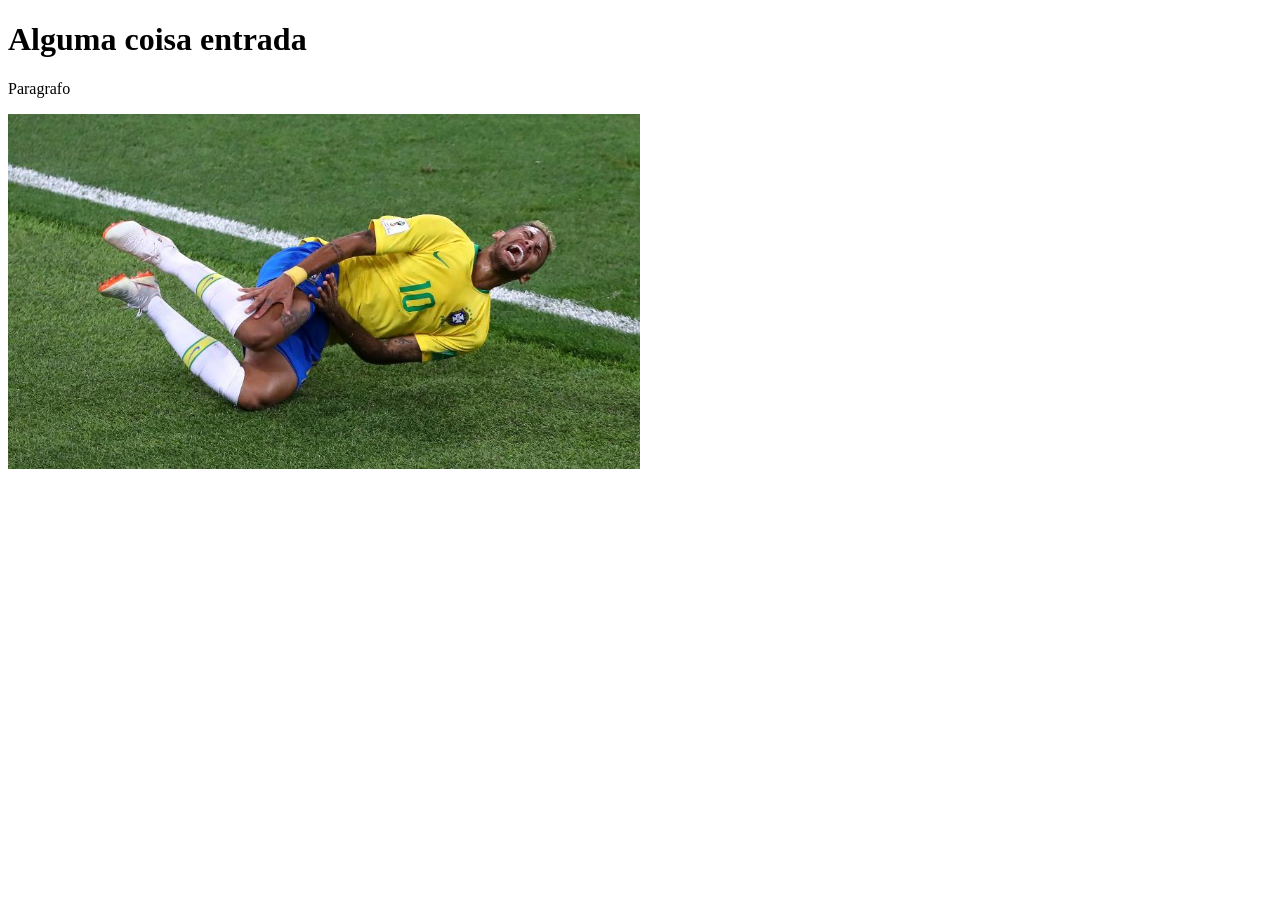
<file: Introdução de Programação para Web/CSS/ex002/entrada.html>
<!DOCTYPE html>
<html lang="pt-br">
<head>
    <meta charset="UTF-8">
    <meta name="viewport" content="width=device-width, initial-scale=1.0">
    <title>Pasta de entrada</title>
</head>
<body>
    <h1>Alguma coisa entrada</h1>
    <p>Paragrafo</p>
    <a href=""></a>
    <a href="index.html"><img src="R.jpg" alt="" width="50%"></a>
</body>
</html>
</file>
<file: Projeto/style.css>
/* FOLHA 01*/

body {
    background-color: #FCFCFC;
    margin: 0;
}

header {
    background-color: #10151A;
    padding-left: 100px;
    padding-right: 100px;
    display: flex;
    align-items: center;
    justify-content: space-between;
}

header > h1 {
    color: #59E38C;
}

header > nav > a {
    text-decoration: none;
    color: #FCFCFC;
    padding-left: 30px;
}

header > nav > a:hover {
    color: #59E38C;
    background-color: #59e38c4f;
    padding: 10px;
    border-radius: 30px;
}

#textoimagem {
    padding-top: 60px;
    padding-left: 100px;
    padding-right: 100px;
    background-image: url(imagens/paginaPrincipal/fundo.jpg); 
    background-size: 100%;
    background-repeat: no-repeat;
    background-position: bottom;
}

.verde {
    color: #59E38C;
    font-weight: bold;
}

#textoimagem > h2 {
    font-size: 60px;
    margin: 20px 0 20px 0;
}

.branco {
    color: #FCFCFC;
}

.botao {
    background-color: #59E38C;
    padding: 10px;
    border-radius: 5px;
    margin-bottom: 50px;
}

.botao:hover {
    background-color: #FCFCFC;
    color: #10151A;
    font-weight: bolder;
}

#icones {
    padding-left: 100px;
    padding-right: 100px;
    padding-top: 60px;
    display: flex;
    text-align: center;
}

.imagens {
    background-color: #59E38C;
    border-radius: 20px;
}

#icones > div{
    margin: auto;
}

#navegacao {
    padding: 60px 100px 0px 100px;
    text-align: center;
}

#navegacao > div {
    margin: auto;
    display: inline-block;
    padding-left: 70px;
}

#navegacao > div > p > a {
    text-decoration: none;
    color: #10151A; 
    font-weight: bold;
    font-size: 20px;
}

#navegacao > div > p > a:hover {
    color: #FCFCFC;
    background-color: #10151A;
    padding: 10px;
    border-radius: 30px;   
}

#forms {
    background-image: url(imagens/paginaPrincipal/fundo.jpg);
    color: #FCFCFC;
    font-weight: bold;
    text-align: center;
    padding-bottom: 15px;
    background-size: 100%;
    background-position: center;
    padding-top: 15px;
}

#forms > h3 {
    padding-top: 15px;
    font-size: 30px;
    margin-top: 0px;
}

.forms {
    background-color: #10151A;
    width: 400px;
    height: 377px;
    margin: auto;
    padding-top: 10px;
    padding-bottom: 10px;
    border-radius: 30px;
}

.input {
    width: 300px;
    height: 35px;
    font-size: 16px;
    padding: 5px;
    display: block;
    margin: auto;
    margin-bottom: 15px;
    border-radius: 10px;
}

.creditos {
    text-align: center;
    background-color: #10151A;
    padding: 15px;
    color: #FCFCFC;
    font-weight: bolder;
    font-size: 20px;
}

.creditos > p {
    margin: 0px;
}

.creditos > p > a {
    color: #0A66C2;
    text-decoration: none;
    padding-left: 5px;
    padding-right: 5px;
}

.creditos > p > a:hover {
    color: #10151A;
    background-color: #ffffff;
    padding: 10px;
    border-radius: 30px;
}
</file>
<file: Introdução de Programação para Web/Projeto/style.css>
body {
    background-color: whitesmoke;
    margin: 0;
    
}

header {
    background-color: #10151A;
    padding-left: 100px;
    padding-right: 100px;
    height: 50px;
    display: flex;
    align-items: center;
    justify-content: space-between;
}

header > p {
    color: white;
}

.halter {
    background-image: url(imagens/Halter\ preto\ 10\ KG\ no\ piso\ da\ academia.png); 
    background-size: 100vh;
    background-repeat: no-repeat;
    color: azure;
}
</file>
<file: Introdução de Programação para Web/CSS/ex001/style.css>
@charset "UTF-8";

h1 {
    color: pink;
    font-size: 90px;
    background-color: blueviolet;
}

p {
    text-align: center;
    color: rgba(0, 0, 255, 0.425);
    font-size: 30px;
    background-color:;
}

body {
    background-image: url([data-uri]);
    background-repeat: ;
    background-attachment: fixed;
    background-size: cover;
    background-position: 100%;
}
</file>
